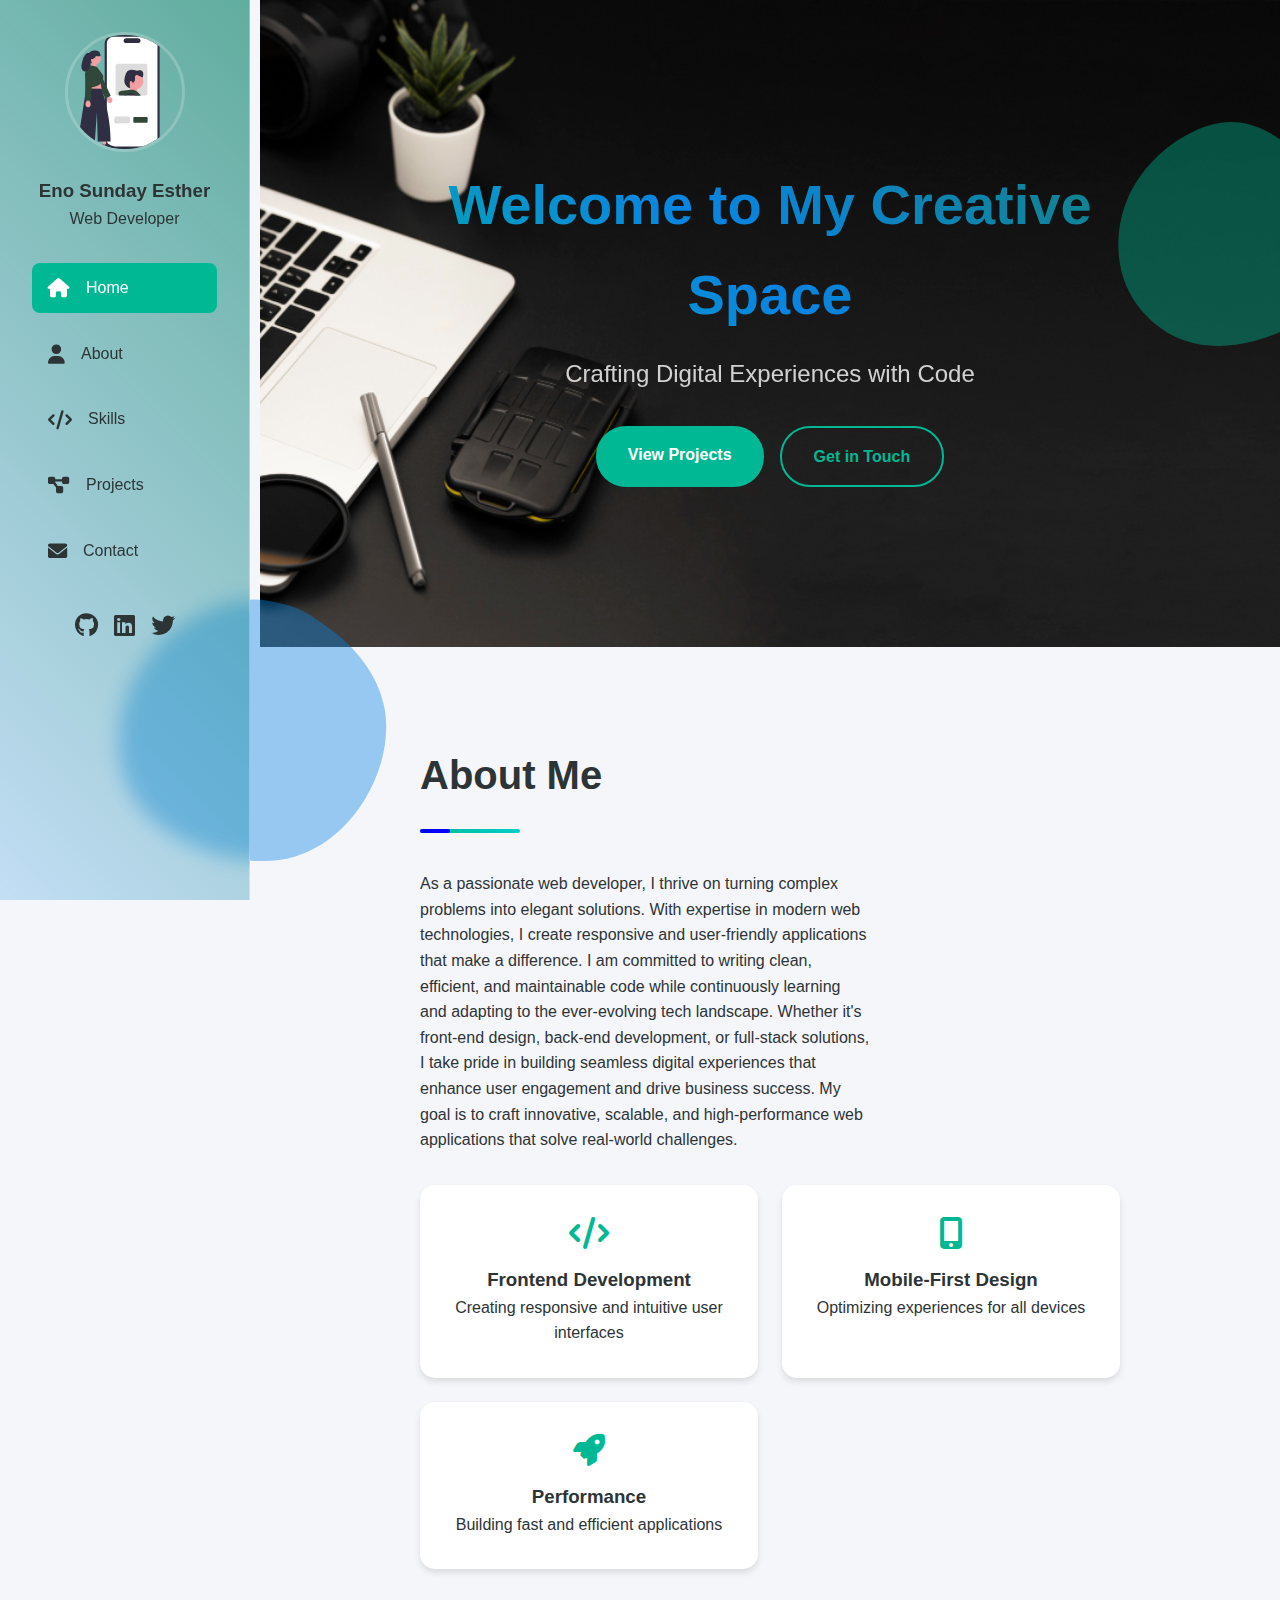
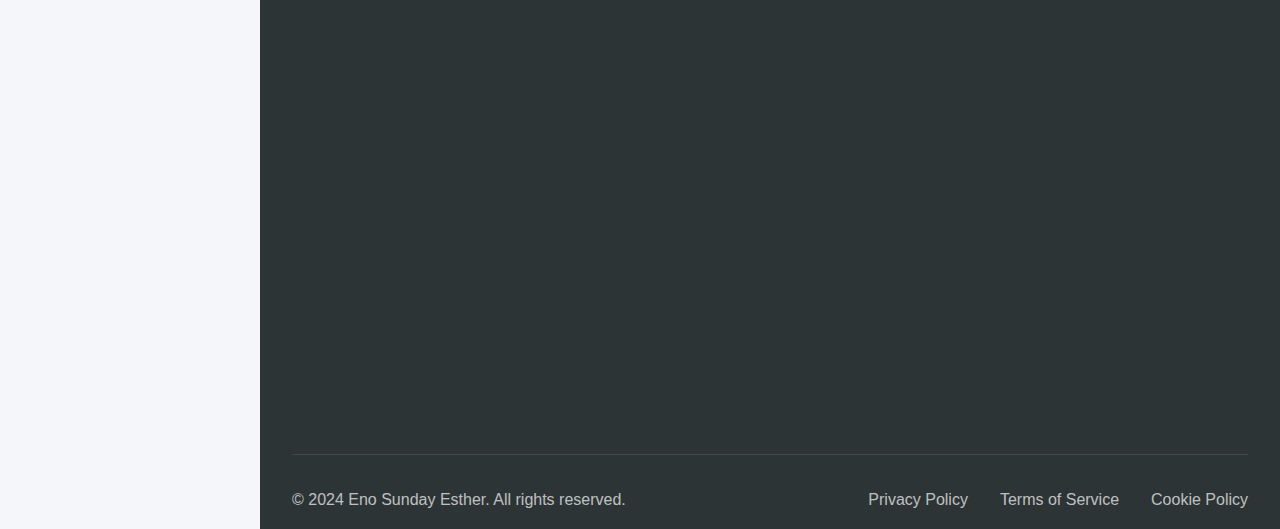
<file: index.html>
<!DOCTYPE html>
<html lang="en">
  <head>
    <meta charset="UTF-8" />
    <meta name="viewport" content="width=device-width, initial-scale=1.0" />
    <title>Eno Sunday Esther | Portfolio</title>
    <link
      rel="stylesheet"
      href="https://cdnjs.cloudflare.com/ajax/libs/font-awesome/6.0.0/css/all.min.css"
    />
    <link rel="stylesheet" href="assets/css/style.css" />
    <link rel="stylesheet" href="assets/css/animation.css" />
    <link rel="stylesheet" href="assets/css/responsivelayout.css" />
  </head>
  <body>
    <!-- Glassmorphism Sidebar -->
    <aside class="sidebar">
      <div class="sidebar-content">
        <div class="profile">
          <img
            src="../assets/images/svg.svg"
            alt="Profile"
            class="profile-img"
          />
          <h3>Eno Sunday Esther</h3>
          <p>Web Developer</p>
        </div>
        <nav class="side-nav">
          <a href="#home" class="nav-item active">
            <i class="fas fa-home"></i>
            <span>Home</span>
          </a>
          <a href="#about" class="nav-item">
            <i class="fas fa-user"></i>
            <span>About</span>
          </a>
          <a href="#skills" class="nav-item">
            <i class="fas fa-code"></i>
            <span>Skills</span>
          </a>
          <a href="#projects" class="nav-item">
            <i class="fas fa-project-diagram"></i>
            <span>Projects</span>
          </a>
          <a href="#contact" class="nav-item">
            <i class="fas fa-envelope"></i>
            <span>Contact</span>
          </a>
        </nav>
        <div class="social-links">
          <a href="#" class="social-icon"><i class="fab fa-github"></i></a>
          <a href="#" class="social-icon"><i class="fab fa-linkedin"></i></a>
          <a href="#" class="social-icon"><i class="fab fa-twitter"></i></a>
        </div>
      </div>
    </aside>

    <!-- Main Content -->
    <div class="parent_page">
      <!-- Mobile Navigation -->
      <nav class="mobile-nav">
        <button class="menu-toggle" title="Toggle Menu">
          <i class="fas fa-bars"></i>
        </button>
        <h2>Portfolio</h2>
      </nav>

      <!-- Home Section -->
      <section id="home" class="section1">
        <div class="hero">
          <h1 class="animated-text">Welcome to My Creative Space</h1>
          <p class="subtitle">Crafting Digital Experiences with Code</p>
          <div class="cta-buttons">
            <a href="#projects" class="cta-primary">View Projects</a>
            <a href="#contact" class="cta-secondary">Get in Touch</a>
          </div>
        </div>
      </section>
      <main class="main-content">
        <!-- About Section -->
        <section id="about" class="section">
          <h2 class="section-title">About Me</h2>
          <div class="about-content">
            <div class="about-text">
              <p class="titletxt">
                As a passionate web developer, I thrive on turning complex
                problems into elegant solutions. With expertise in modern web
                technologies, I create responsive and user-friendly applications
                that make a difference. I am committed to writing clean,
                efficient, and maintainable code while continuously learning and
                adapting to the ever-evolving tech landscape. Whether it's
                front-end design, back-end development, or full-stack solutions,
                I take pride in building seamless digital experiences that
                enhance user engagement and drive business success. My goal is
                to craft innovative, scalable, and high-performance web
                applications that solve real-world challenges.
              </p>
              <div class="experience-cards">
                <div class="exp-card">
                  <i class="fas fa-code"></i>
                  <h3>Frontend Development</h3>
                  <p>Creating responsive and intuitive user interfaces</p>
                </div>
                <div class="exp-card">
                  <i class="fas fa-mobile-alt"></i>
                  <h3>Mobile-First Design</h3>
                  <p>Optimizing experiences for all devices</p>
                </div>
                <div class="exp-card">
                  <i class="fas fa-rocket"></i>
                  <h3>Performance</h3>
                  <p>Building fast and efficient applications</p>
                </div>
              </div>
            </div>
          </div>
        </section>

        <!-- Skills Section -->
        <section id="skills" class="section">
          <h2 class="section-title">Skills & Expertise</h2>
          <div class="skills-grid">
            <div class="skill-card" data-progress="90">
              <i class="fab fa-html5"></i>
              <h3>HTML5</h3>
              <div class="progress-bar">
                <span class="progress-bar-label">90%</span>
              </div>
            </div>
            <div class="skill-card" data-progress="85">
              <i class="fab fa-css3-alt"></i>
              <h3>CSS3</h3>
              <div class="progress-bar">
                <span class="progress-bar-label">85%</span>
              </div>
            </div>
            <div class="skill-card" data-progress="80">
              <i class="fab fa-js"></i>
              <h3>JavaScript</h3>
              <div class="progress-bar">
                <span class="progress-bar-label">80%</span>
              </div>
            </div>
            <div class="skill-card" data-progress="75">
              <i class="fab fa-react"></i>
              <h3>React</h3>
              <div class="progress-bar">
                <span class="progress-bar-label">75%</span>
              </div>
            </div>
          </div>
        </section>

        <!-- Projects Section -->
        <section id="projects" class="section">
          <h2 class="section-title">Featured Projects</h2>
          <div class="projects-grid">
            <article class="project-card">
              <div class="project-image">
                <img src="/assets/images/ecom.jpg" alt="Project 1" />
              </div>
              <div class="project-content">
                <h3>E-Commerce Platform</h3>
                <p>
                  A full-featured online shopping platform with cart
                  functionality and payment integration.
                </p>
                <div class="project-tags">
                  <span>React</span>
                  <span>Css</span>
                  <span>Bootstrap</span>
                </div>
                <div class="project-links">
                  <a href="#" class="project-link"
                    ><i class="fas fa-external-link-alt"></i> Live Demo</a
                  >
                  <a href="#" class="project-link"
                    ><i class="fab fa-github"></i> Source Code</a
                  >
                </div>
              </div>
            </article>
            <article class="project-card">
              <div class="project-image">
                <img src="/assets/images/app.jpg" alt="Project 2" />
              </div>
              <div class="project-content">
                <h3>Task Management App</h3>
                <p>
                  A collaborative task management solution with real-time
                  updates and team features.
                </p>
                <div class="project-tags">
                  <span>HTML</span>
                  <span>Css</span>
                  <span>Javascript</span>
                </div>
                <div class="project-links">
                  <a href="#" class="project-link"
                    ><i class="fas fa-external-link-alt"></i> Live Demo</a
                  >
                  <a href="#" class="project-link"
                    ><i class="fab fa-github"></i> Source Code</a
                  >
                </div>
              </div>
            </article>
            <article class="project-card">
              <div class="project-image">
                <img src="/assets/images/car.jpg" alt="Car Rental Service" />
              </div>
              <div class="project-content">
                <h3>Car Rental Service</h3>
                <p>
                  A seamless car rental platform that allows users to book and
                  manage car rentals effortlessly.
                </p>
                <div class="project-tags">
                  <span>HTML</span>
                  <span>Css</span>
                  <span>Javascript</span>
                </div>
                <div class="project-links">
                  <a href="#" class="project-link">
                    <i class="fas fa-external-link-alt"></i> Live Demo
                  </a>
                  <a href="#" class="project-link">
                    <i class="fab fa-github"></i> Source Code
                  </a>
                </div>
              </div>
            </article>

            <article class="project-card">
              <div class="project-image">
                <img src="/assets/images/food.jpg" alt="Food Recipe App" />
              </div>
              <div class="project-content">
                <h3>Food Recipe App</h3>
                <p>
                  A delightful food recipe app with step-by-step guides,
                  ingredient tracking, and user ratings.
                </p>
                <div class="project-tags">
                  <span>HTML</span>
                  <span>Css</span>
                  <span>Javascript</span>
                </div>

                <div class="project-links">
                  <a href="#" class="project-link">
                    <i class="fas fa-external-link-alt"></i> Live Demo
                  </a>
                  <a href="#" class="project-link">
                    <i class="fab fa-github"></i> Source Code
                  </a>
                </div>
              </div>
            </article>
            <article class="project-card">
              <div class="project-image">
                <img
                  src="/assets/images/learning.jpg"
                  alt="E-Learning Platform"
                />
              </div>
              <div class="project-content">
                <h3>E-Learning Platform</h3>
                <p>
                  An interactive platform offering courses, quizzes, and
                  certifications for lifelong learning.
                </p>
                <div class="project-tags">
                  <span>React</span>
                  <span>Css</span>
                  <span>Bootstrap</span>
                </div>
                <div class="project-links">
                  <a href="#" class="project-link">
                    <i class="fas fa-external-link-alt"></i> Live Demo
                  </a>
                  <a href="#" class="project-link">
                    <i class="fab fa-github"></i> Source Code
                  </a>
                </div>
              </div>
            </article>
          </div>
        </section>

        <!-- Contact Section -->
        <section id="contact" class="section">
          <h2 class="section-title">Get in Touch</h2>
          <div class="contact-container">
            <div class="contact-info">
              <div class="contact-item">
                <i class="fas fa-envelope"></i>
                <p>enoesther19@gmail.com</p>
              </div>
              <div class="contact-item">
                <i class="fas fa-phone"></i>
                <p>+2349019185985</p>
              </div>

              <div class="contact-item">
                <i class="fas fa-map-marker-alt"></i>
                <p>Z1B Sparklight Estate Opp Prayer City Ibafo Ogun State</p>
              </div>
            </div>
            <form class="contact-form">
              <div class="form-group">
                <input type="text" id="name" required />
                <label for="name">Name</label>
              </div>
              <div class="form-group">
                <input type="email" id="email" required />
                <label for="email">Email</label>
              </div>
              <div class="form-group">
                <textarea id="message" required></textarea>
                <label for="message">Message</label>
              </div>
              <button type="submit" class="submit-btn">Send Message</button>
            </form>
          </div>
        </section>
        <!-- Previous HTML content remains the same until the end of the contact section -->

        <!-- Floating Illustrations -->
        <div class="floating-illustrations">
          <div class="illustration" id="ill-1">
            <svg viewBox="0 0 200 200" xmlns="http://www.w3.org/2000/svg">
              <path
                fill="#00b894"
                d="M47.1,-57.5C61.9,-47.7,75.3,-33.5,79.5,-16.4C83.7,0.7,78.8,20.8,68.1,35.5C57.4,50.2,41,59.5,23.4,65.2C5.8,70.9,-13,73,-29.9,67.2C-46.8,61.4,-61.8,47.7,-69.1,30.5C-76.4,13.3,-76,-7.5,-69.2,-25.1C-62.4,-42.7,-49.2,-57.2,-34.3,-66.8C-19.3,-76.5,-2.6,-81.4,12.4,-77.1C27.4,-72.8,32.3,-67.3,47.1,-57.5Z"
                transform="translate(100 100)"
              />
            </svg>
          </div>
          <div class="illustration" id="ill-2">
            <svg viewBox="0 0 200 200" xmlns="http://www.w3.org/2000/svg">
              <path
                fill="#0984e3"
                d="M54.6,-67.9C71.1,-55.7,85,-37.9,89.3,-17.7C93.6,2.4,88.3,24.9,77.4,43.5C66.5,62.1,50,76.8,30.7,82.8C11.4,88.8,-10.7,86,-31.1,78.3C-51.5,70.6,-70.2,58,-79.7,39.8C-89.2,21.6,-89.5,-2.3,-82.4,-22.9C-75.3,-43.5,-60.8,-60.8,-43.5,-72.6C-26.2,-84.4,-6.1,-90.7,12.8,-87.4C31.7,-84.1,38.1,-80.1,54.6,-67.9Z"
                transform="translate(100 100)"
              />
            </svg>
          </div>
        </div>

        <!-- Footer -->
      </main>
      <footer class="footer">
        <div class="footer-content">
          <div class="footer-section">
            <h3>Eno Sunday Esther</h3>
            <p>Creating digital experiences that matter.</p>
            <div class="footer-social">
              <a href="#"><i class="fab fa-github"></i></a>
              <a href="#"><i class="fab fa-linkedin"></i></a>
              <a href="#"><i class="fab fa-twitter"></i></a>
              <a href="#"><i class="fab fa-instagram"></i></a>
            </div>
          </div>

          <div class="footer-section">
            <h4>Quick Links</h4>
            <ul>
              <li><a href="#home">Home</a></li>
              <li><a href="#about">About</a></li>
              <li><a href="#skills">Skills</a></li>
              <li><a href="#projects">Projects</a></li>
            </ul>
          </div>

          <div class="footer-section">
            <h4>Services</h4>
            <ul>
              <li>Web Development</li>
              <li>UI/UX Design</li>
              <li>Mobile Development</li>
              <li>Technical Consulting</li>
            </ul>
          </div>

          <div class="footer-section">
            <h4>Newsletter</h4>
            <p>Stay updated with my latest projects and tech articles.</p>
            <form class="footer-form">
              <input type="email" placeholder="Enter your email" />
              <button type="submit">Subscribe</button>
            </form>
          </div>
        </div>

        <div class="footer-bottom">
          <p>&copy; 2024 Eno Sunday Esther. All rights reserved.</p>
          <div class="footer-bottom-links">
            <a href="#">Privacy Policy</a>
            <a href="#">Terms of Service</a>
            <a href="#">Cookie Policy</a>
          </div>
        </div>
      </footer>
    </div>

    <script>
      // Add smooth scrolling
      document.querySelectorAll('a[href^="#"]').forEach((anchor) => {
        anchor.addEventListener("click", function (e) {
          e.preventDefault();
          document.querySelector(this.getAttribute("href")).scrollIntoView({
            behavior: "smooth",
          });
        });
      });

      // Animate illustrations on scroll
      window.addEventListener("scroll", () => {
        const illustrations = document.querySelectorAll(".illustration");
        illustrations.forEach((ill) => {
          const rotation = window.scrollY * 0.1;
          ill.style.transform = `rotate(${rotation}deg)`;
        });
      });
    </script>
  </body>
  <script src="assets/main.js"></script>
</html>
</file>
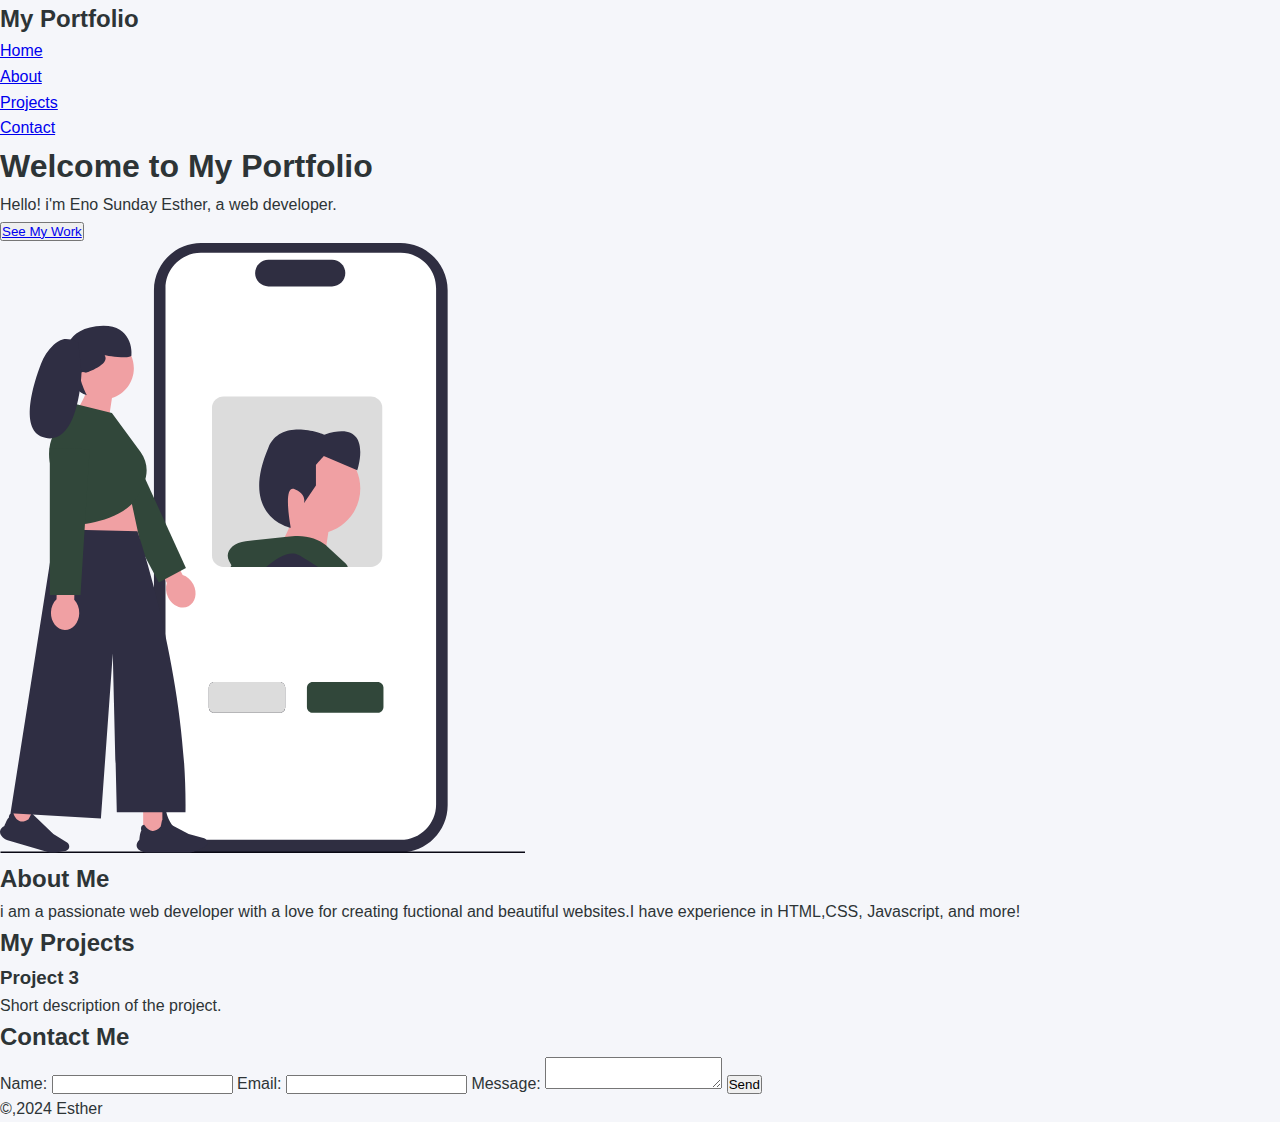
<file: cos.html>
<!DOCTYPE html>
<html lang="en">
<head>
    <meta charset="UTF-8">
    <meta name="viewport" content="width=device-width, initial-scale=1.0">
    <title>My Portfolio</title>
    <link rel="stylesheet"href="../assets/css/style.css">
</head>
<body>
    <header>
        <h2>My <span class="port">Portfolio </span></h2>
        <nav>
            <ul>
                <li><a href="#home">
            Home
        </a></li>
            <li><a href="#about">
            About
                </a></li>
                <li><a href="#projects"> 
            Projects    
                </a></li>
                <li><a href="#contacts">
            Contact
                </a></li>
            </ul>
        </nav>
    </header>

    <section id="home"class="home-section">
        <div>

            <h1>Welcome to My Portfolio</h1>
            <p>Hello! i'm Eno Sunday Esther, a web developer.</p>
            <button><a  href="#projects">
               See My Work
            </a></button>
        </div>
        <div class="imgdiv">
            <div class="imgbg"></div>
         <img src="../assets/images/svg.svg" alt="">
        </div>
    </section>

    <section id="about"class="about-section">
        <h2>About Me</h2>
        <p>i am a passionate web developer with a love for creating fuctional and beautiful websites.I have experience in HTML,CSS, Javascript, and more!</p>       
    </section>

    <section id="projects"class="projects-section">
        <h2>My Projects</h2>
        <div class="project-gallery">
            <div class="projecct-card">
                <h3>Project 3</h3>
                <p>Short description of the project.</p>
            </div>
        </div>
    </section>

    <section id="contact"class="contact-section">
        <h2>Contact Me</h2>
        <form> 
            <label for="name">Name:</label>
            <input type="text" id="name" name="name" required>
            <label for="email">Email:</label>
            <input type="email" id="email" name="email" requied>
            <label for="message">Message:</label>
            <textarea id="message"name="message"required></textarea>
            <button type="submit">Send</button>

        </form>
    </section>

    <footer>
        <p>&copy,2024 Esther </p>
    </footer>
    
</body>
</html>
</file>
<file: assets/css/style.css>
:root {
  --primary-color: #2d3436;
  --secondary-color: #00b894;
  --accent-color: #0984e3;
  --text-color: #2d3436;
  --bg-color: #f5f6fa;
  --glass-bg: rgba(255, 255, 255, 0.1);
  --glass-border: rgba(255, 255, 255, 0.2);
}

* {
  margin: 0;
  padding: 0;
  box-sizing: border-box;
}

body {
  font-family: "Inter", sans-serif;
  line-height: 1.6;
  background: var(--bg-color);
  color: var(--text-color);
  overflow-x: hidden;
}

/* Glassmorphism Sidebar */
.sidebar {
  position: fixed;
  left: 0;
  top: 0;
  height: 100vh;
  width: 250px;
  background: linear-gradient(
    45deg,
    rgba(9, 133, 227, 0.212),
    rgba(7, 128, 103, 0.623)
  );
  -webkit-backdrop-filter: blur(10px);
  backdrop-filter: blur(10px);
  border-right: 1px solid var(--glass-border);
  padding: 2rem;
  z-index: 1000;
  transition: transform 0.3s ease;
}

.profile {
  text-align: center;
  margin-bottom: 2rem;
}

.profile-img {
  width: 120px;
  height: 120px;
  border-radius: 50%;
  margin-bottom: 1rem;
  border: 3px solid var(--glass-border);
  animation: float 6s ease-in-out infinite;
}

.side-nav {
  display: flex;
  flex-direction: column;
  gap: 1rem;
}

.nav-item {
  display: flex;
  align-items: center;
  gap: 1rem;
  padding: 0.75rem 1rem;
  color: var(--text-color);
  text-decoration: none;
  border-radius: 8px;
  transition: all 0.3s ease;
}

.nav-item:hover,
.nav-item.active {
  background: var(--secondary-color);
  color: white;
}

.nav-item i {
  font-size: 1.2rem;
}

.social-links {
  margin-top: 2rem;
  display: flex;
  justify-content: center;
  gap: 1rem;
}

.social-icon {
  color: var(--text-color);
  font-size: 1.5rem;
  transition: color 0.3s ease;
}

.social-icon:hover {
  color: var(--secondary-color);
}

/* Main Content */
.parent_page {
  margin-left: 260px;
  overflow: hidden;
}
.main-content {
  padding: 2rem 10rem;
  overflow: hidden;
}

/* Mobile Navigation */
.mobile-nav {
  display: none;
  padding: 1rem;
  background: linear-gradient(45deg, rgb(9, 133, 227), rgb(7, 128, 104));
  /* -webkit-backdrop-filter: blur(12px);
  backdrop-filter: blur(12px); */
  position: fixed;
  top: 0;
  right: 0;
  left: 0;
  z-index: 999;
}

.menu-toggle {
  background: none;
  border: none;
  font-size: 1.5rem;
  cursor: pointer;
  color: var(--text-color);
}

/* sections */

.section {
  padding: 4rem 0;
  display: flex;
  flex-direction: column;
  justify-content: center;
  position: relative;
}

.section-title {
  font-size: 2.5rem;
  margin-bottom: 2rem;
  position: relative;
  padding-bottom: 1rem;
}

.section-title::after {
  content: "";
  position: absolute;
  bottom: 0;
  left: 0;
  width: 100px;
  height: 4px;
  background: var(--secondary-color);
}

/* Hero Section */
.hero {
  text-align: center;
  background: url("/assets/images/bg.jpg") no-repeat center;
  background-size: cover;
  height: fit-content;
  padding: 10rem;
}

.animated-text {
  font-size: 3.5rem;
  margin-bottom: 1rem;
  background: linear-gradient(
    45deg,
    var(--secondary-color),
    var(--accent-color),
    rgb(20, 131, 109),
    rgb(4, 87, 151)
  );
  background-size: 200% 200%;
  -webkit-background-clip: text;
  background-clip: text;
  -webkit-text-fill-color: transparent;
  animation: gradient 5s ease infinite;
}

.subtitle {
  font-size: 1.5rem;
  margin-bottom: 2rem;
  color: #fff;
  opacity: 0.8;
}

.cta-buttons {
  display: flex;
  gap: 1rem;
  justify-content: center;
}

.cta-primary,
.cta-secondary {
  padding: 1rem 2rem;
  border-radius: 30px;
  text-decoration: none;
  font-weight: 600;
  transition: transform 0.3s ease;
}

.cta-primary {
  background: var(--secondary-color);
  color: white;
}

.cta-secondary {
  background: transparent;
  border: 2px solid var(--secondary-color);
  color: var(--secondary-color);
}

.cta-primary:hover,
.cta-secondary:hover {
  transform: translateY(-3px);
}

/* About Section */
.about-content {
  display: grid;
  gap: 2rem;
}
.about-text .titletxt {
  padding-right: 250px;
}
.experience-cards {
  display: grid;
  grid-template-columns: repeat(auto-fit, minmax(250px, 1fr));
  gap: 1.5rem;
  margin-top: 2rem;
}

.exp-card {
  padding: 2rem;
  background: white;
  border-radius: 15px;
  box-shadow: 0 4px 6px rgba(0, 0, 0, 0.1);
  text-align: center;
  transition: transform 0.3s ease;
  cursor: pointer;
}

.exp-card:hover {
  transform: translateY(-15px);
}

.exp-card i {
  font-size: 2rem;
  color: var(--secondary-color);
  margin-bottom: 1rem;
}

/* Skills Section */
.skills-grid {
  display: grid;
  grid-template-columns: repeat(auto-fit, minmax(200px, 1fr));
  gap: 2rem;
}

.skill-card {
  background: white;
  padding: 2rem;
  border-radius: 15px;
  text-align: center;
  box-shadow: 0 4px 6px rgba(0, 0, 0, 0.1);
  position: relative;
}

.skill-card i {
  font-size: 3rem;
  margin-bottom: 1rem;
  color: var(--secondary-color);
}

.progress-bar {
  height: 6px;
  background: #eee;
  border-radius: 3px;
  overflow: hidden;
  position: relative;
  margin: 1rem 0;
}

.progress-bar::after {
  content: "";
  position: absolute;
  top: 0;
  left: 0;
  height: 100%;
  background: var(--secondary-color);
  border-radius: 3px;
  width: 0;
  animation: progress 1.5s ease-in-out forwards;
}

.skill-card[data-progress="90"] .progress-bar::after {
  width: 90%;
}

.skill-card[data-progress="85"] .progress-bar::after {
  width: 85%;
}

.skill-card[data-progress="80"] .progress-bar::after {
  width: 80%;
}

.skill-card[data-progress="75"] .progress-bar::after {
  width: 75%;
}

/* Add percentage label */
.progress-bar-label {
  position: absolute;
  right: 0;
  top: -20px;
  font-size: 0.875rem;
  color: var(--text-color);
}

/* Add hover effect */
.skill-card:hover .progress-bar::after {
  background: var(--accent-color);
  transition: background-color 0.3s ease;
}

/* Ensure animation triggers when scrolled into view */
.skill-card {
  opacity: 0;
  transform: translateY(20px);
  animation: fadeInUp 0.5s ease forwards;
}

.skill-card:nth-child(1) {
  animation-delay: 0.1s;
}
.skill-card:nth-child(2) {
  animation-delay: 0.2s;
}
.skill-card:nth-child(3) {
  animation-delay: 0.3s;
}
.skill-card:nth-child(4) {
  animation-delay: 0.4s;
}

/* Projects Section Styles */
.projects-grid {
  display: grid;
  grid-template-columns: repeat(auto-fit, minmax(320px, 1fr));
  gap: 2.5rem;
  padding: 1rem;
}

.project-card {
  background: rgba(255, 255, 255, 0.1);
  border-radius: 20px;
  overflow: hidden;
  box-shadow: 0 8px 32px rgba(0, 0, 0, 0.1);
  transition: all 0.4s ease;
  position: relative;
  -webkit-backdrop-filter: blur(8px);
  backdrop-filter: blur(8px);
  border: 1px solid rgba(255, 255, 255, 0.2);
}

.project-card:hover {
  transform: translateY(-10px);
  box-shadow: 0 15px 45px rgba(0, 0, 0, 0.15);
}

.project-image {
  position: relative;
  width: 100%;
  height: 250px;
  overflow: hidden;
}

.project-image img {
  width: 100%;
  height: 100%;
  object-fit: cover;
  transition: transform 0.6s ease;
}

.project-card:hover .project-image img {
  transform: scale(1.1);
}

.project-content {
  padding: 2rem;
}

.project-content h3 {
  font-size: 1.5rem;
  margin-bottom: 1rem;
  color: #2d3436;
  position: relative;
  padding-bottom: 0.5rem;
}

.project-content h3::after {
  content: "";
  position: absolute;
  left: 0;
  bottom: 0;
  width: 50px;
  height: 3px;
  background: linear-gradient(90deg, #00b894, #00cec9);
  border-radius: 2px;
  transition: width 0.3s ease;
}

.project-card:hover .project-content h3::after {
  width: 100px;
}

.project-content p {
  color: #636e72;
  margin-bottom: 1.5rem;
  line-height: 1.6;
}

.project-tags {
  display: flex;
  flex-wrap: wrap;
  gap: 0.8rem;
  margin-bottom: 1.5rem;
}

.project-tags span {
  background: rgba(0, 184, 148, 0.1);
  color: #00b894;
  padding: 0.4rem 1rem;
  border-radius: 20px;
  font-size: 0.9rem;
  font-weight: 500;
  transition: all 0.3s ease;
}

.project-tags span:hover {
  background: #00b894;
  color: white;
  transform: translateY(-2px);
}

.project-links {
  display: flex;
  gap: 1rem;
}

.project-link {
  display: flex;
  align-items: center;
  gap: 0.5rem;
  text-decoration: none;
  color: #2d3436;
  font-weight: 500;
  padding: 0.8rem 1.2rem;
  border-radius: 8px;
  background: rgba(255, 255, 255, 0.1);
  border: 1px solid rgba(255, 255, 255, 0.2);
  transition: all 0.3s ease;
}

.project-link:hover {
  background: #00b894;
  color: white;
  transform: translateX(5px);
}

.project-link i {
  font-size: 1rem;
  transition: transform 0.3s ease;
}

.project-link:hover i {
  transform: translateX(3px);
}

/* Section Title Animation */
.section-title {
  position: relative;
  display: inline-block;
  font-size: 2.5rem;
  margin-bottom: 3rem;
  color: #2d3436;
}

.section-title::before {
  content: "";
  position: absolute;
  left: 0;
  bottom: -10px;
  width: 100px;
  height: 4px;
  background: linear-gradient(90deg, #00b894, #00cec9);
  border-radius: 2px;
}

.section-title::after {
  content: "";
  position: absolute;
  left: 0;
  bottom: -10px;
  width: 30px;
  height: 4px;
  background: blue;
  border-radius: 2px;
  animation: titleBar 3s ease infinite;
}

/* Contact Section */
/* Contact Section Base Styles */

/* Contact Container Layout */
.contact-container {
  display: grid;
  grid-template-columns: 1fr 2fr;
  gap: 40px;
  background-color: #fff;
  border-radius: 10px;
  box-shadow: 0 5px 15px rgba(0, 0, 0, 0.1);
  padding: 40px;
}

/* Contact Info Styles */
.contact-info {
  padding: 20px;
  background-color: #f8f9fa;
  border-radius: 8px;
}

.contact-item {
  display: flex;
  align-items: center;
  margin-bottom: 25px;
  padding: 15px;
  background-color: white;
  border-radius: 6px;
  box-shadow: 0 2px 5px rgba(0, 0, 0, 0.05);
}

.contact-item i {
  font-size: 20px;
  color: #00cec9;
  margin-right: 15px;
}

.contact-item p {
  margin: 0;
  color: #555;
}

/* Form Styles */
.contact-form {
  display: flex;
  flex-direction: column;
  gap: 25px;
}

.form-group {
  position: relative;
  margin-bottom: 5px;
}

.form-group input,
.form-group textarea {
  width: 100%;
  padding: 12px;
  border: 1px solid #ddd;
  border-radius: 6px;
  font-size: 16px;
  background-color: transparent;
  transition: border-color 0.3s ease;
}

.form-group textarea {
  min-height: 150px;
  resize: vertical;
  resize: none;
}

.form-group label {
  position: absolute;
  left: 12px;
  top: 50%;
  transform: translateY(-50%);
  color: #666;
  transition: 0.3s ease;
  pointer-events: none;
  background-color: white;
  padding: 0 5px;
}

.form-group textarea + label {
  top: 12px;
  transform: none;
}

/* Label Animation */
.form-group input:focus + label,
.form-group textarea:focus + label,
.form-group input:not(:placeholder-shown) + label,
.form-group textarea:not(:placeholder-shown) + label {
  top: 0;
  font-size: 14px;
  color: #00cec9;
}

/* Submit Button Styles */
.submit-btn {
  padding: 15px 30px;
  background-color: #00cec9;
  color: white;
  border: none;
  border-radius: 6px;
  font-size: 16px;
  cursor: pointer;
  transition: background-color 0.3s ease;
  align-self: flex-start;
}

.submit-btn:hover {
  background-color: #00cecbbb;
}

/* Previous CSS content remains the same */

/* Floating Illustrations */
.floating-illustrations {
  position: fixed;
  width: 100%;
  height: 100%;
  pointer-events: none;
  overflow: hidden;
}

.illustration {
  position: fixed;
  width: 300px;
  height: 300px;
  opacity: 0.4;
  transition: transform 0.5s ease;
  overflow: hidden;
}

#ill-1 {
  top: 10%;
  right: -100px;
  animation: float 4s ease-in-out infinite;
}

#ill-2 {
  bottom: 2%;
  left: 100px;
  animation: float 4s ease-in-out infinite reverse;
}

/* Footer Styles */
.footer {
  background: var(--primary-color);
  color: white;
  padding: 4rem 2rem 1rem;
  margin-top: 4rem;
}

.footer-content {
  max-width: 1200px;
  margin: 0 auto;
  display: grid;
  grid-template-columns: repeat(auto-fit, minmax(250px, 1fr));
  gap: 2rem;
  padding-bottom: 3rem;
  border-bottom: 1px solid rgba(255, 255, 255, 0.1);
}

.footer-section h3 {
  font-size: 1.5rem;
  margin-bottom: 1rem;
  color: var(--secondary-color);
}

.footer-section h4 {
  font-size: 1.2rem;
  margin-bottom: 1rem;
  color: white;
}

.footer-section p {
  color: rgba(255, 255, 255, 0.7);
  margin-bottom: 1rem;
}

.footer-social {
  display: flex;
  gap: 1rem;
  margin-top: 1rem;
}

.footer-social a {
  color: white;
  font-size: 1.5rem;
  transition: color 0.3s ease;
}

.footer-social a:hover {
  color: var(--secondary-color);
}

.footer-section ul {
  list-style: none;
}

.footer-section ul li {
  margin-bottom: 0.5rem;
}

.footer-section ul li a {
  color: rgba(255, 255, 255, 0.7);
  text-decoration: none;
  transition: color 0.3s ease;
}

.footer-section ul li a:hover {
  color: var(--secondary-color);
}

.footer-form {
  display: flex;
  gap: 0.5rem;
  margin-top: 1rem;
}

.footer-form input {
  padding: 0.5rem 1rem;
  border-radius: 4px;
  border: none;
  background: rgba(255, 255, 255, 0.1);
  color: white;
  flex-grow: 1;
}

.footer-form input::placeholder {
  color: rgba(255, 255, 255, 0.5);
}

.footer-form button {
  padding: 0.5rem 1rem;
  border: none;
  border-radius: 4px;
  background: var(--secondary-color);
  color: white;
  cursor: pointer;
  transition: background-color 0.3s ease;
}

.footer-form button:hover {
  background: var(--accent-color);
}

.footer-bottom {
  max-width: 1200px;
  margin: 0 auto;
  padding-top: 2rem;
  display: flex;
  justify-content: space-between;
  align-items: center;
  flex-wrap: wrap;
  gap: 1rem;
}

.footer-bottom p {
  color: rgba(255, 255, 255, 0.7);
}

.footer-bottom-links {
  display: flex;
  gap: 2rem;
}

.footer-bottom-links a {
  color: rgba(255, 255, 255, 0.7);
  text-decoration: none;
  transition: color 0.3s ease;
}

.footer-bottom-links a:hover {
  color: var(--secondary-color);
}

/* Animation for Footer Sections */
.footer-section {
  animation: fadeInUp 0.5s ease forwards;
  opacity: 0;
  transform: translateY(20px);
}

.footer-section:nth-child(1) {
  animation-delay: 0.1s;
}
.footer-section:nth-child(2) {
  animation-delay: 0.2s;
}
.footer-section:nth-child(3) {
  animation-delay: 0.3s;
}
.footer-section:nth-child(4) {
  animation-delay: 0.4s;
}
</file>
<file: assets/css/animation.css>
/* Animations */
@keyframes float {
  0%,
  100% {
    transform: translateY(0);
  }
  50% {
    transform: translateY(-20px);
  }
}

@keyframes fadeInUp {
  from {
    opacity: 0;
    transform: translateY(20px);
  }
  to {
    opacity: 1;
    transform: translateY(0);
  }
}

@keyframes gradient {
  0% {
    background-position: 0% 50%;
  }
  50% {
    background-position: 100% 50%;
  }
  100% {
    background-position: 0% 50%;
  }
}
/* Progress animation */
@keyframes progress {
  from {
    width: 0;
    opacity: 0;
  }
  to {
    opacity: 1;
  }
}

@keyframes titleBar {
  0% {
    left: 0;
  }
  50% {
    left: 70px;
  }
  100% {
    left: 0;
  }
}
</file>
<file: assets/css/responsivelayout.css>
/* Responsive Styles */

/* Large Screens (1200px and down) */
@media (max-width: 1200px) {
  .main-content {
    padding: 2rem 6rem;
  }

  .about-text .titletxt {
    padding-right: 150px;
  }

  .hero {
    padding: 8rem 4rem;
  }
}

/* Medium-Large Screens (1024px and down) */
@media (max-width: 1024px) {
  .sidebar {
    width: 220px;
  }

  .parent_page {
    margin-left: 220px;
  }

  .main-content {
    padding: 2rem 4rem;
  }

  .hero {
    padding: 6rem 3rem;
  }

  .animated-text {
    font-size: 3rem;
  }

  .projects-grid {
    grid-template-columns: repeat(auto-fit, minmax(280px, 1fr));
  }

  .footer-content {
    grid-template-columns: repeat(auto-fit, minmax(200px, 1fr));
  }
}

/* Tablets (768px and down) */
@media (max-width: 768px) {
  /* Sidebar & Navigation */
  .sidebar {
    transform: translateX(-100%);
    width: 250px;
  }

  .sidebar.active {
    transform: translateX(0);
  }

  .parent_page {
    margin-left: 0;
  }
  .section {
    padding: 2rem 0;
  }

  .mobile-nav {
    display: flex;
    justify-content: space-between;
    align-items: center;
  }

  /* Main Content */
  .main-content {
    padding: 2rem;
    padding-top: 80px;
  }

  /* Hero Section */
  .hero {
    padding: 6rem 2rem;
    text-align: center;
  }

  .animated-text {
    font-size: 2.5rem;
  }

  .subtitle {
    font-size: 1.2rem;
  }

  /* About Section */
  .about-text .titletxt {
    padding-right: 0;
  }

  .experience-cards {
    grid-template-columns: repeat(auto-fit, minmax(200px, 1fr));
  }

  /* Skills Section */
  .skills-grid {
    grid-template-columns: repeat(auto-fit, minmax(160px, 1fr));
    gap: 1.5rem;
  }

  /* Projects Section */
  .projects-grid {
    grid-template-columns: 1fr;
    gap: 2rem;
  }

  /* Contact Section */
  .contact-container {
    grid-template-columns: 1fr;
    padding: 20px;
  }

  .contact-info {
    order: 2;
  }

  .contact-form {
    order: 1;
  }

  /* Footer */
  .footer-content {
    grid-template-columns: 1fr;
    gap: 2rem;
  }

  .footer-bottom {
    flex-direction: column;
    text-align: center;
    gap: 1rem;
  }
}

/* Mobile Devices (480px and down) */
@media (max-width: 480px) {
  /* Main Content */
  .main-content {
    padding: 1rem;
    padding-top: 70px;
  }

  /* Hero Section */
  .hero {
    padding: 5rem 1rem;
  }

  .animated-text {
    font-size: 2rem;
  }

  .cta-buttons {
    flex-direction: column;
    width: 100%;
    gap: 1rem;
  }

  .cta-primary,
  .cta-secondary {
    width: 100%;
    text-align: center;
  }

  /* Section Titles */
  .section-title {
    font-size: 1.8rem;
    margin-bottom: 1.5rem;
  }

  /* Skills Section */
  .skills-grid {
    grid-template-columns: 1fr;
  }

  /* Projects Section */
  .project-content {
    padding: 1.2rem;
  }

  .project-links {
    flex-direction: column;
  }

  .project-link {
    width: 100%;
    justify-content: center;
  }

  .project-tags {
    gap: 0.5rem;
  }

  .project-tags span {
    padding: 0.3rem 0.8rem;
    font-size: 0.8rem;
  }

  /* Contact Section */
  .form-group input,
  .form-group textarea {
    padding: 10px;
    font-size: 14px;
  }

  .submit-btn {
    width: 100%;
  }

  /* Footer */
  .footer {
    padding: 2rem 1rem 1rem;
  }

  .footer-bottom-links {
    flex-direction: column;
    gap: 0.5rem;
  }

  /* Floating Illustrations */
  .illustration {
    width: 150px;
    height: 150px;
  }
  #ill-1 {
    top: 10%;
    right: -50px;
    animation: float 4s ease-in-out infinite;
  }

  #ill-2 {
    bottom: 2%;
    left: 0px;
    animation: float 4s ease-in-out infinite reverse;
  }
}

/* Small Mobile Devices (360px and down) */
@media (max-width: 360px) {
  .animated-text {
    font-size: 1.8rem;
  }

  .subtitle {
    font-size: 1rem;
  }

  .section-title {
    font-size: 1.5rem;
  }

  .exp-card {
    padding: 1.5rem;
  }
}
</file>
